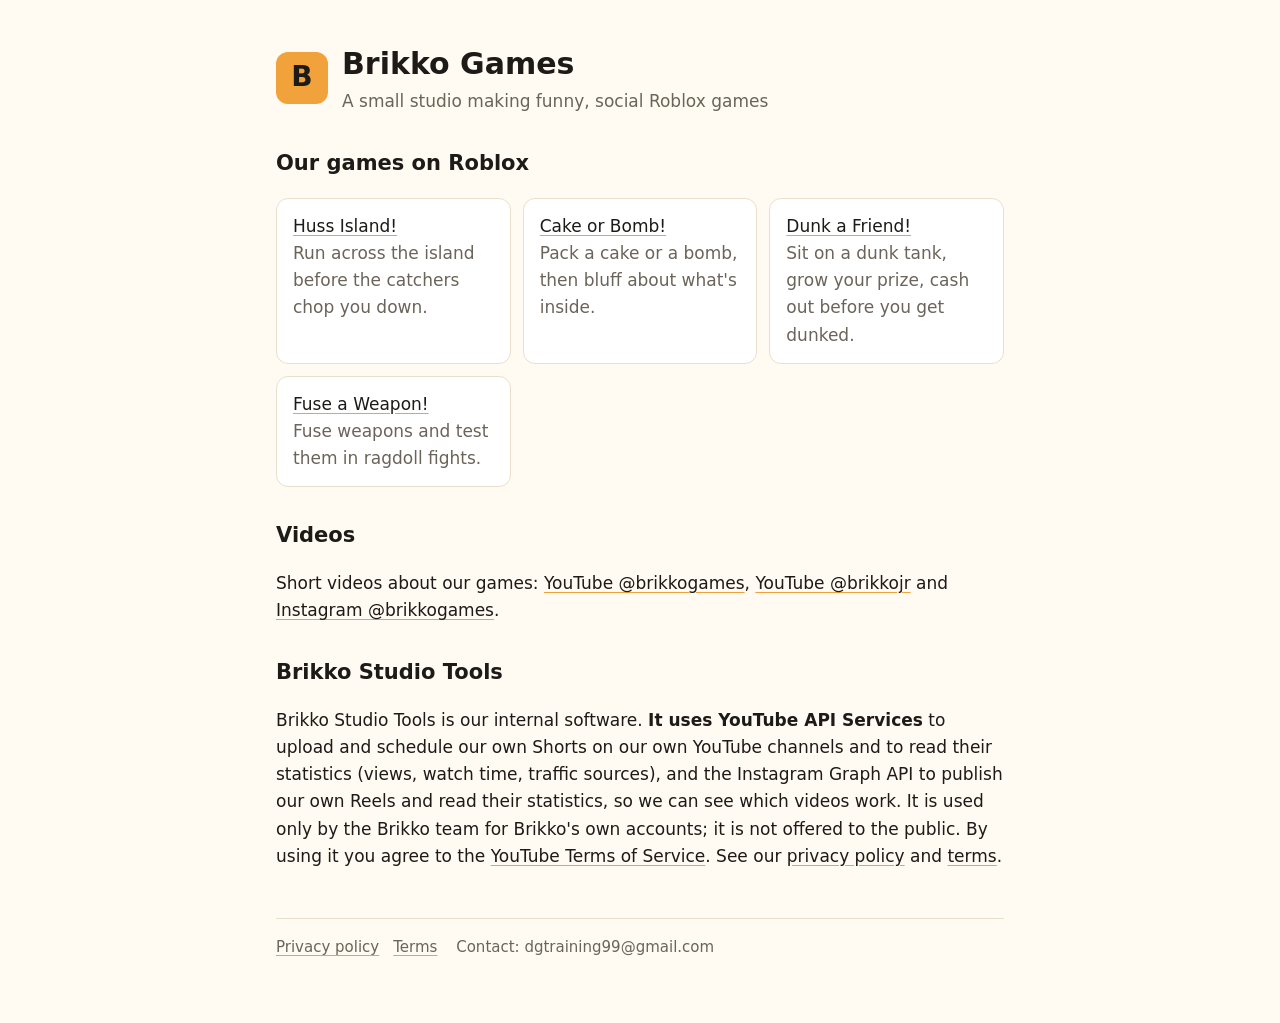
<file: index.html>
<!doctype html>
<html lang="en">
<head>
<meta charset="utf-8">
<meta name="viewport" content="width=device-width, initial-scale=1">
<title>Brikko Games</title>
<meta name="description" content="Brikko makes funny, social Roblox games for kids and posts short videos about them.">
<link rel="stylesheet" href="style.css">
</head>
<body>
<main>
  <header>
    <div class="logo" aria-hidden="true">B</div>
    <div>
      <h1>Brikko Games</h1>
      <div class="muted">A small studio making funny, social Roblox games</div>
    </div>
  </header>

  <h2>Our games on Roblox</h2>
  <ul class="cards">
    <li><a href="https://www.roblox.com/games/137340797053956">Huss Island!</a><br><span class="muted">Run across the island before the catchers chop you down.</span></li>
    <li><a href="https://www.roblox.com/games/122234156914021">Cake or Bomb!</a><br><span class="muted">Pack a cake or a bomb, then bluff about what's inside.</span></li>
    <li><a href="https://www.roblox.com/games/133152800633482">Dunk a Friend!</a><br><span class="muted">Sit on a dunk tank, grow your prize, cash out before you get dunked.</span></li>
    <li><a href="https://www.roblox.com/games/70468558030377">Fuse a Weapon!</a><br><span class="muted">Fuse weapons and test them in ragdoll fights.</span></li>
  </ul>

  <h2>Videos</h2>
  <p>Short videos about our games: <a href="https://www.youtube.com/@brikkogames">YouTube @brikkogames</a>,
     <a href="https://www.youtube.com/@brikkojr">YouTube @brikkojr</a> and <a href="https://www.instagram.com/brikkogames/">Instagram @brikkogames</a>.</p>

  <h2>Brikko Studio Tools</h2>
  <p>Brikko Studio Tools is our internal software. <strong>It uses YouTube API Services</strong> to upload and schedule
     our own Shorts on our own YouTube channels and to read their statistics (views, watch time, traffic sources), and the
     Instagram Graph API to publish our own Reels and read their statistics, so we can see which videos work. It is used
     only by the Brikko team for Brikko's own accounts; it is not offered to the public. By using it you agree to the
     <a href="https://www.youtube.com/t/terms">YouTube Terms of Service</a>. See our <a href="privacy.html">privacy policy</a>
     and <a href="terms.html">terms</a>.</p>

  <footer>
    <a href="privacy.html">Privacy policy</a><a href="terms.html">Terms</a>
    <span>Contact: dgtraining99@gmail.com</span>
  </footer>
</main>
</body>
</html>
</file>
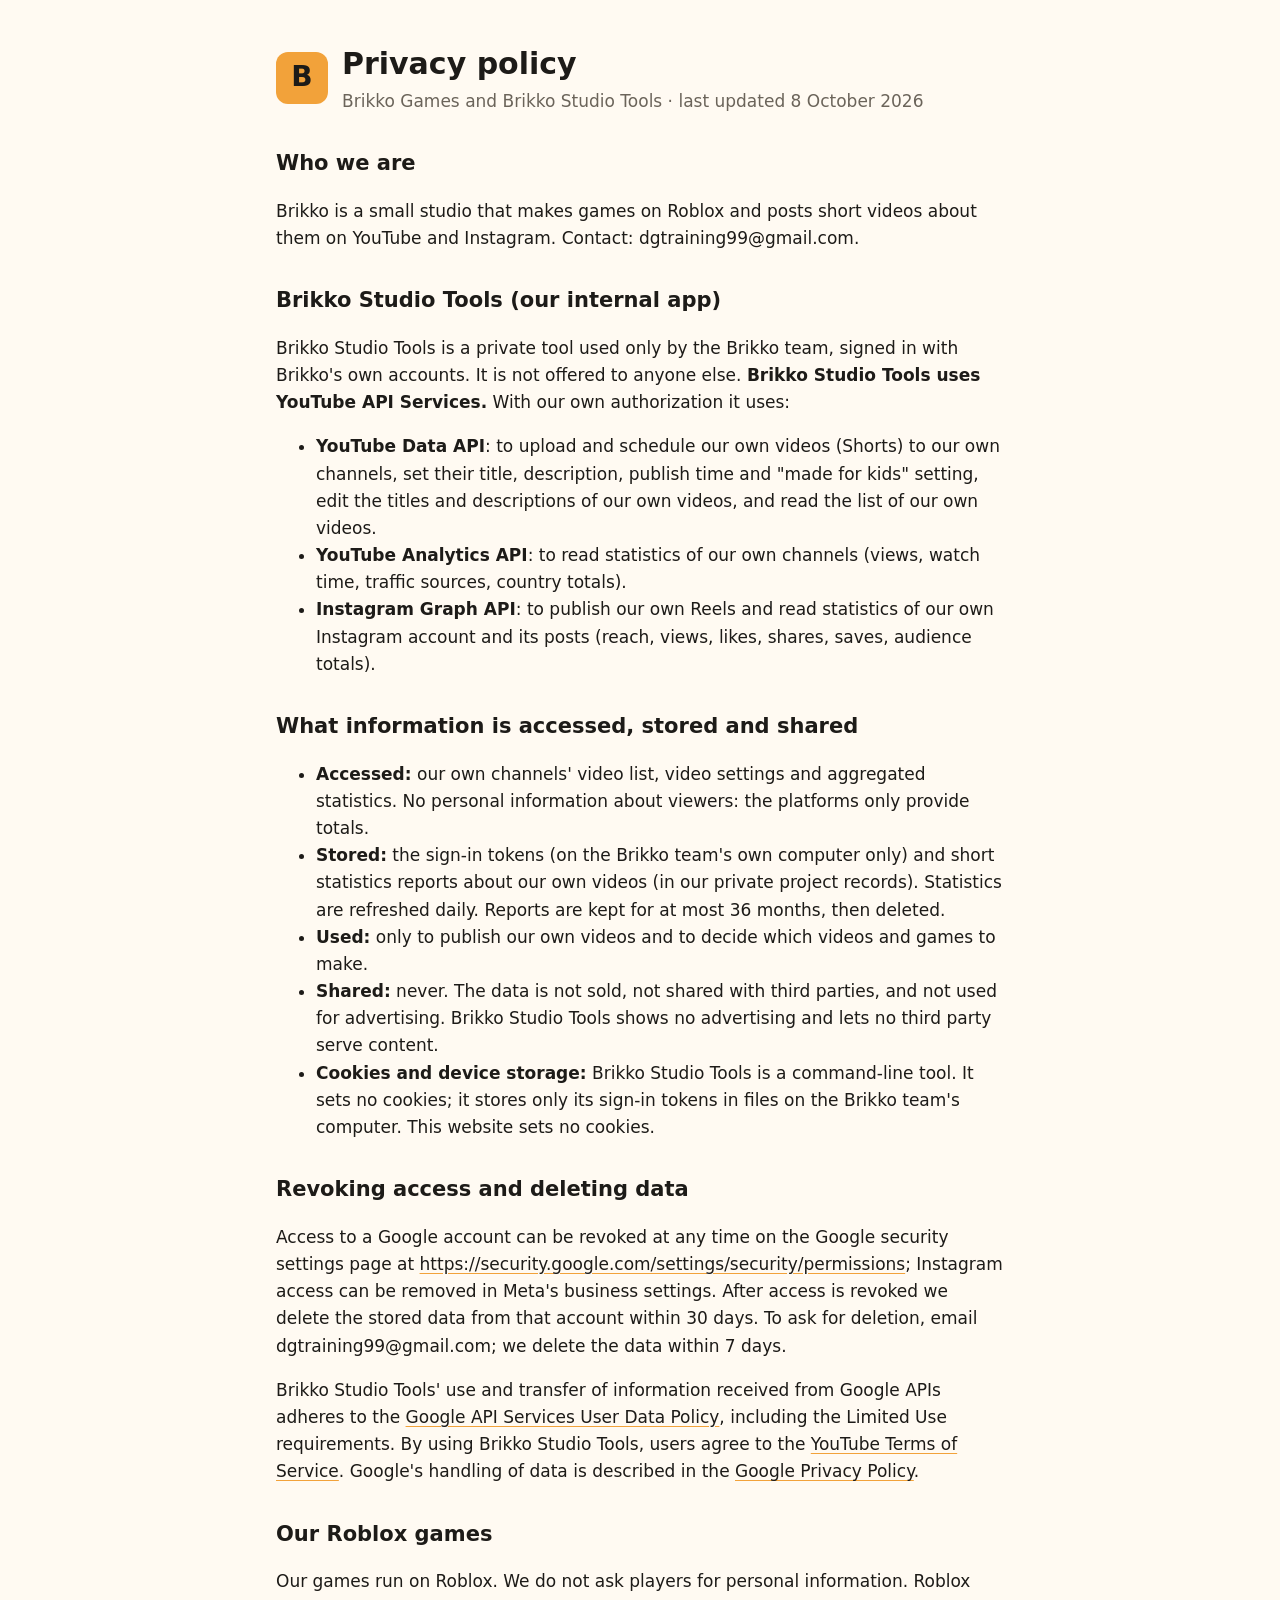
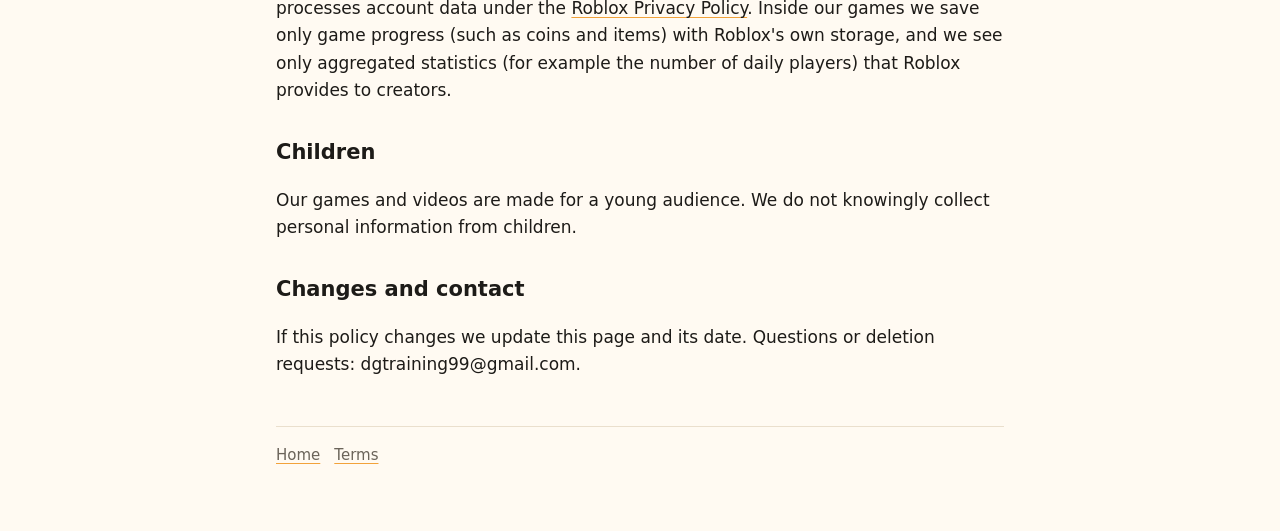
<file: privacy.html>
<!doctype html>
<html lang="en">
<head>
<meta charset="utf-8">
<meta name="viewport" content="width=device-width, initial-scale=1">
<title>Brikko Privacy Policy</title>
<link rel="stylesheet" href="style.css">
</head>
<body>
<main>
  <header>
    <div class="logo" aria-hidden="true">B</div>
    <div>
      <h1>Privacy policy</h1>
      <div class="muted">Brikko Games and Brikko Studio Tools · last updated 8 October 2026</div>
    </div>
  </header>

  <h2>Who we are</h2>
  <p>Brikko is a small studio that makes games on Roblox and posts short videos about them on YouTube and Instagram.
     Contact: dgtraining99@gmail.com.</p>

  <h2>Brikko Studio Tools (our internal app)</h2>
  <p>Brikko Studio Tools is a private tool used only by the Brikko team, signed in with Brikko's own accounts. It is not
     offered to anyone else. <strong>Brikko Studio Tools uses YouTube API Services.</strong> With our own authorization it uses:</p>
  <ul>
    <li><strong>YouTube Data API</strong>: to upload and schedule our own videos (Shorts) to our own channels, set their
        title, description, publish time and "made for kids" setting, edit the titles and descriptions of our own videos,
        and read the list of our own videos.</li>
    <li><strong>YouTube Analytics API</strong>: to read statistics of our own channels (views, watch time, traffic
        sources, country totals).</li>
    <li><strong>Instagram Graph API</strong>: to publish our own Reels and read statistics of our own Instagram account
        and its posts (reach, views, likes, shares, saves, audience totals).</li>
  </ul>

  <h2>What information is accessed, stored and shared</h2>
  <ul>
    <li><strong>Accessed:</strong> our own channels' video list, video settings and aggregated statistics. No personal
        information about viewers: the platforms only provide totals.</li>
    <li><strong>Stored:</strong> the sign-in tokens (on the Brikko team's own computer only) and short statistics reports
        about our own videos (in our private project records). Statistics are refreshed daily. Reports are kept for at
        most 36 months, then deleted.</li>
    <li><strong>Used:</strong> only to publish our own videos and to decide which videos and games to make.</li>
    <li><strong>Shared:</strong> never. The data is not sold, not shared with third parties, and not used for advertising.
        Brikko Studio Tools shows no advertising and lets no third party serve content.</li>
    <li><strong>Cookies and device storage:</strong> Brikko Studio Tools is a command-line tool. It sets no cookies; it
        stores only its sign-in tokens in files on the Brikko team's computer. This website sets no cookies.</li>
  </ul>

  <h2>Revoking access and deleting data</h2>
  <p>Access to a Google account can be revoked at any time on the Google security settings page at
     <a href="https://security.google.com/settings/security/permissions">https://security.google.com/settings/security/permissions</a>;
     Instagram access can be removed in Meta's business settings. After access is revoked we delete the stored data from
     that account within 30 days. To ask for deletion, email dgtraining99@gmail.com; we delete the data within 7 days.</p>
  <p>Brikko Studio Tools' use and transfer of information received from Google APIs adheres to the
     <a href="https://developers.google.com/terms/api-services-user-data-policy">Google API Services User Data Policy</a>,
     including the Limited Use requirements. By using Brikko Studio Tools, users agree to the
     <a href="https://www.youtube.com/t/terms">YouTube Terms of Service</a>. Google's handling of data is described in the
     <a href="http://www.google.com/policies/privacy">Google Privacy Policy</a>.</p>

  <h2>Our Roblox games</h2>
  <p>Our games run on Roblox. We do not ask players for personal information. Roblox processes account data under the
     <a href="https://en.help.roblox.com/hc/articles/115004630823">Roblox Privacy Policy</a>. Inside our games we save only
     game progress (such as coins and items) with Roblox's own storage, and we see only aggregated statistics (for example
     the number of daily players) that Roblox provides to creators.</p>

  <h2>Children</h2>
  <p>Our games and videos are made for a young audience. We do not knowingly collect personal information from children.</p>

  <h2>Changes and contact</h2>
  <p>If this policy changes we update this page and its date. Questions or deletion requests: dgtraining99@gmail.com.</p>

  <footer><a href="index.html">Home</a><a href="terms.html">Terms</a></footer>
</main>
</body>
</html>
</file>
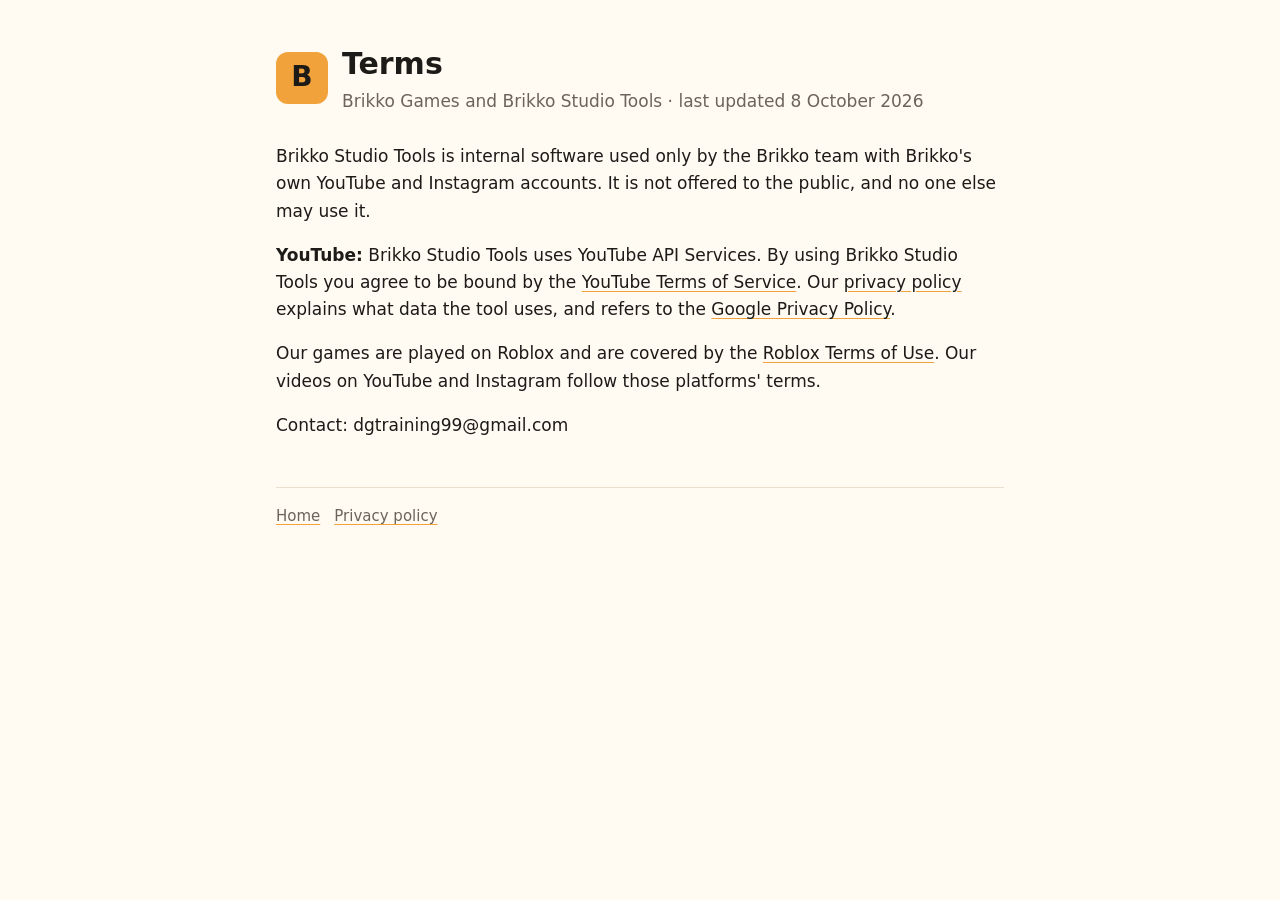
<file: terms.html>
<!doctype html>
<html lang="en">
<head>
<meta charset="utf-8">
<meta name="viewport" content="width=device-width, initial-scale=1">
<title>Brikko Terms</title>
<link rel="stylesheet" href="style.css">
</head>
<body>
<main>
  <header>
    <div class="logo" aria-hidden="true">B</div>
    <div>
      <h1>Terms</h1>
      <div class="muted">Brikko Games and Brikko Studio Tools · last updated 8 October 2026</div>
    </div>
  </header>
  <p>Brikko Studio Tools is internal software used only by the Brikko team with Brikko's own YouTube and Instagram
     accounts. It is not offered to the public, and no one else may use it.</p>
  <p><strong>YouTube:</strong> Brikko Studio Tools uses YouTube API Services. By using Brikko Studio Tools you agree to be
     bound by the <a href="https://www.youtube.com/t/terms">YouTube Terms of Service</a>. Our
     <a href="privacy.html">privacy policy</a> explains what data the tool uses, and refers to the
     <a href="http://www.google.com/policies/privacy">Google Privacy Policy</a>.</p>
  <p>Our games are played on Roblox and are covered by the <a href="https://en.help.roblox.com/hc/articles/115004647846">Roblox Terms of Use</a>.
     Our videos on YouTube and Instagram follow those platforms' terms.</p>
  <p>Contact: dgtraining99@gmail.com</p>
  <footer><a href="index.html">Home</a><a href="privacy.html">Privacy policy</a></footer>
</main>
</body>
</html>
</file>
<file: style.css>
:root { --bg: #fffaf2; --fg: #1d1b18; --muted: #6b645a; --accent: #f2a23a; --card: #ffffff; --line: #eadfcd; }
@media (prefers-color-scheme: dark) { :root { --bg: #17150f; --fg: #f3ede2; --muted: #b3aa9b; --accent: #f2a23a; --card: #211e17; --line: #3a342a; } }
* { box-sizing: border-box; }
body { margin: 0; background: var(--bg); color: var(--fg); font: 17px/1.6 system-ui, -apple-system, "Segoe UI", Roboto, sans-serif; }
main { max-width: 760px; margin: 0 auto; padding: 40px 16px 64px; }
header { display: flex; align-items: center; gap: 14px; margin-bottom: 28px; }
.logo { width: 52px; height: 52px; border-radius: 12px; background: var(--accent); display: grid; place-items: center; font-weight: 800; font-size: 28px; color: #1d1b18; }
h1 { font-size: 30px; margin: 0; }
h2 { font-size: 21px; margin: 32px 0 8px; }
p, li { color: var(--fg); }
.muted { color: var(--muted); }
.cards { display: grid; grid-template-columns: repeat(auto-fit, minmax(220px, 1fr)); gap: 12px; padding: 0; list-style: none; }
.cards li { background: var(--card); border: 1px solid var(--line); border-radius: 12px; padding: 14px 16px; }
a { color: inherit; text-decoration-color: var(--accent); text-underline-offset: 3px; }
footer { margin-top: 48px; padding-top: 16px; border-top: 1px solid var(--line); font-size: 15px; color: var(--muted); }
footer a { margin-right: 14px; }
</file>
